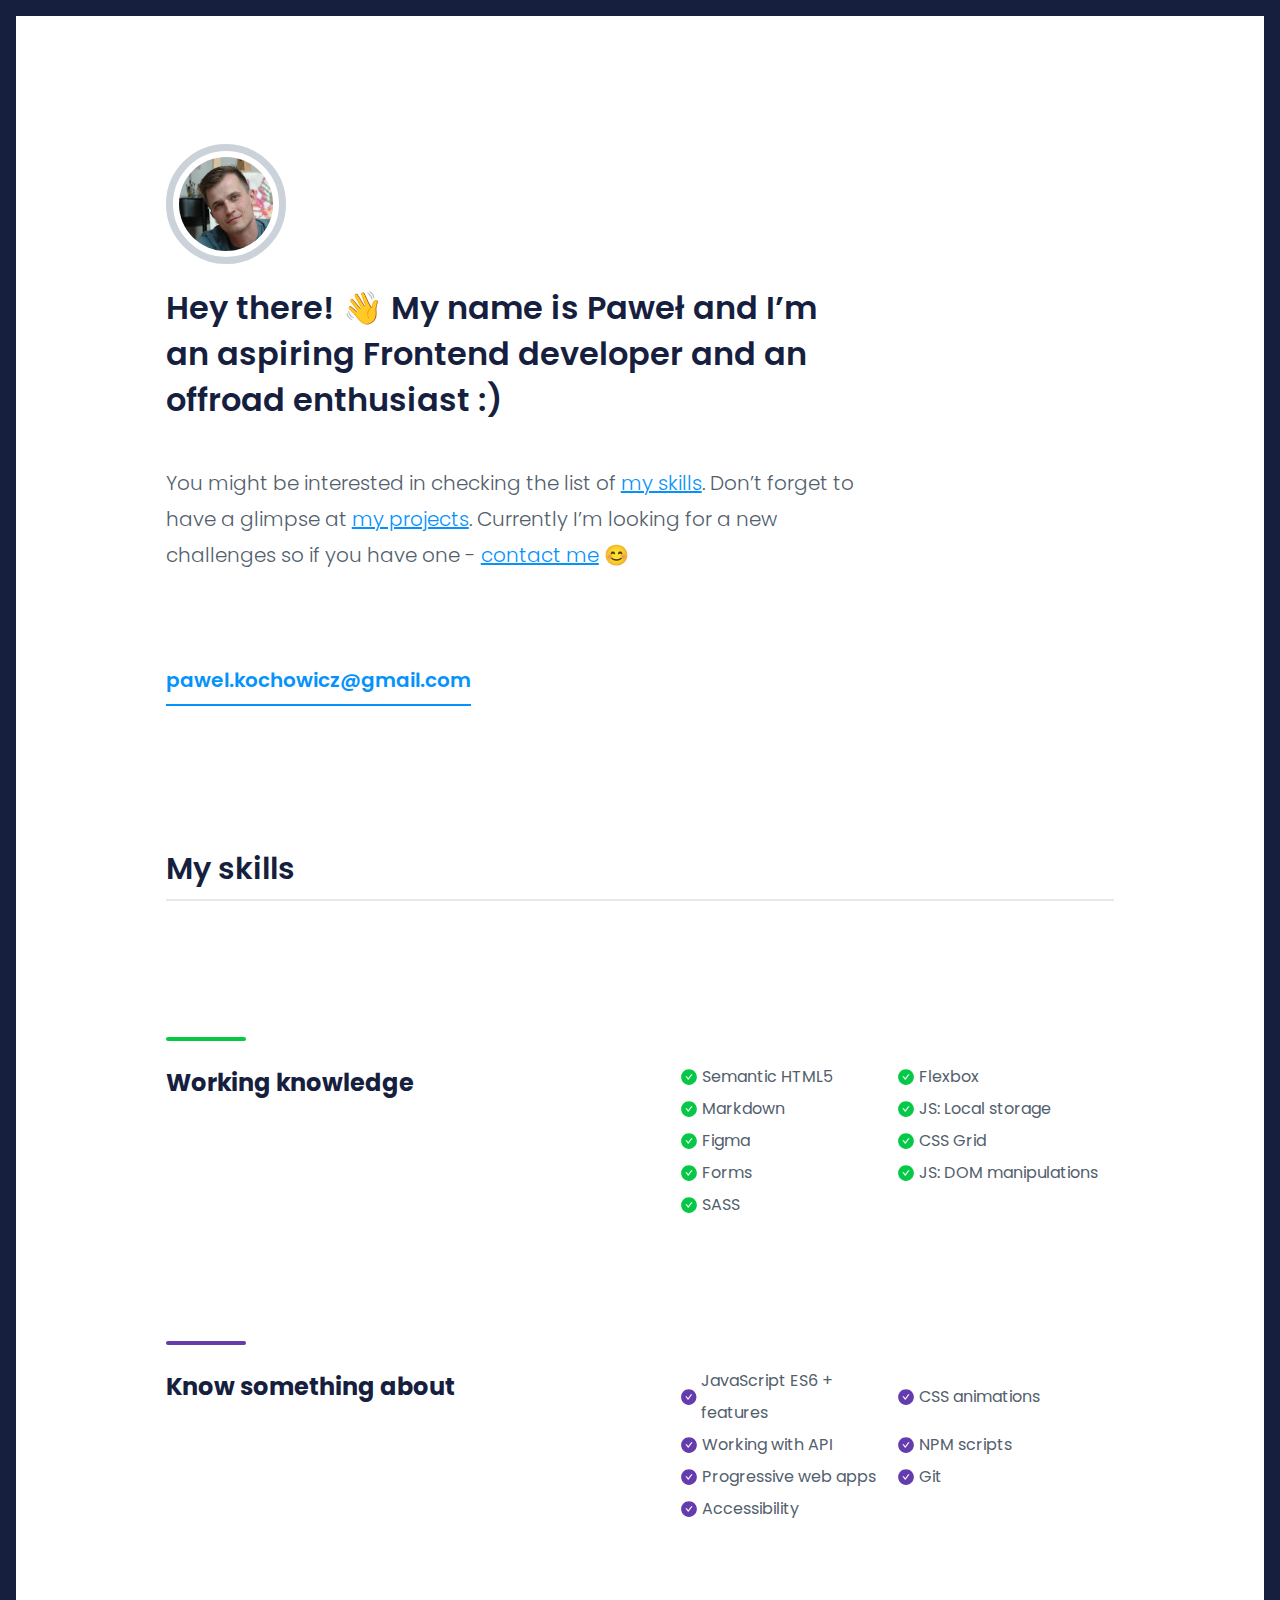
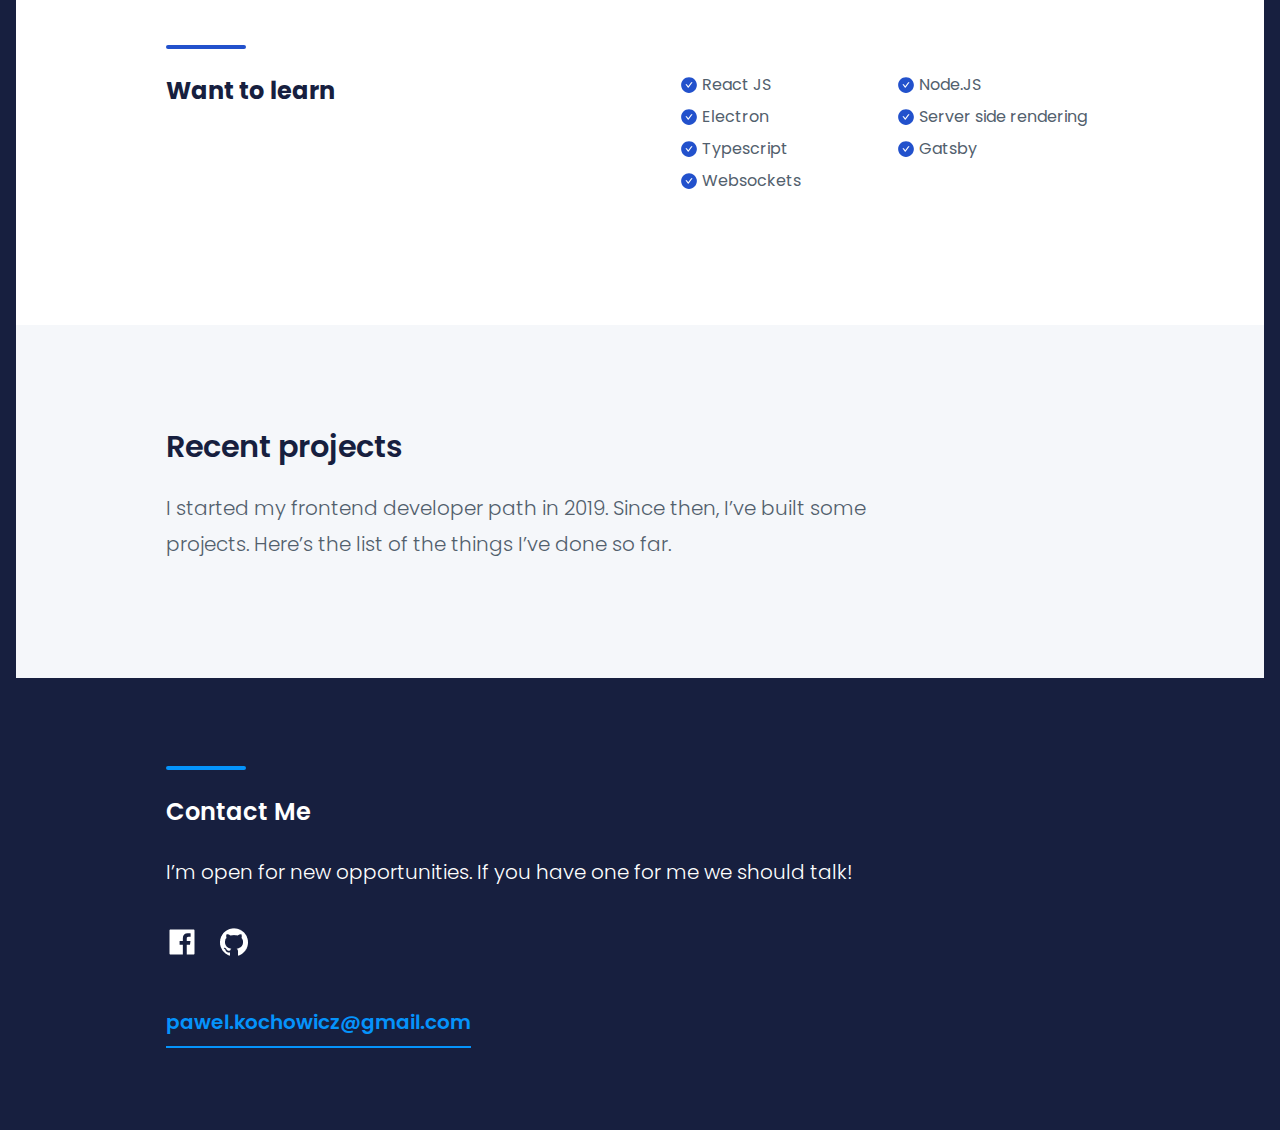
<file: index.html>
<!DOCTYPE html>
<html lang="en">

<head>
  <meta charset="UTF-8" />
  <meta name="viewport" content="width=device-width, initial-scale=1.0" />
  <meta http-equiv="X-UA-Compatible" content="ie=edge" />
  <title>P.Kochowicz portfolio</title>
  <meta name="description" content="Portfolio of aspiring frontend developer" />

  <meta property="og:title" content="Paweł Kochowicz portfolio" />
  <meta property="og:description" content="Hi! Nice to see you on my portfolio website :)" />
  <meta property="og:url" content="https://pawelkochowicz.github.io/" />
  <meta property="og:image" content="https://pawelkochowicz.github.io/assets/img/cover2.png" />


  <link rel="icon" type="image/ico" href="assets/img/pfavicon.ico" />

  <link rel="stylesheet" href="css/main.css" />
</head>

<body>
  <main class="main">
    <header class="header">
      <img class="header__photo" src="assets/img/avatar.jpg" alt="Paweł Kochowicz-author">
      <h1 class="header__title">Hey there! 👋 My name is Paweł and I’m an aspiring Frontend developer and an offroad
        enthusiast :) </h1>
      <p class="header__description">You might be interested in checking the list of <span><a
            class="header__description--nav" href="#mySkills"> my skills</a></span>. Don’t forget
        to have a glimpse at <span><a class="header__description--nav" href="#projects"> my projects</a></span>.
        Currently I’m looking
        for a new challenges so if you have one -
        <span><a class="header__description--nav" href="#footer"> contact me</a></span> 😊</p>
      <p class="header-contact"><a class="header__mail"
          href="mailto:pawel.kochowicz@gmail.com">pawel.kochowicz@gmail.com</a></p>
    </header>
    <article class="mySkills" id="mySkills">
      <h2 class="mySkills__header">My skills</h2>
      <section class="know">
        <h3 class="know__title">Working knowledge</h3>
        <ul class="know__list">
          <li class="know__item">Semantic HTML5</li>
          <li class="know__item">Flexbox</li>
          <li class="know__item">Markdown</li>
          <li class="know__item">JS: Local storage</li>
          <li class="know__item">Figma</li>
          <li class="know__item">CSS Grid</li>
          <li class="know__item">Forms</li>
          <li class="know__item">JS: DOM manipulations</li>
          <li class="know__item">SASS</li>
        </ul>
      </section>
      <section class="knowSomething">
        <h3 class="knowSomething__title">Know something about</h3>
        <ul class="knowSomething__list">
          <li class="knowSomething__item">JavaScript ES6 + features</li>
          <li class="knowSomething__item">CSS animations</li>
          <li class="knowSomething__item">Working with API</li>
          <li class="knowSomething__item">NPM scripts</li>
          <li class="knowSomething__item">Progressive web apps</li>
          <li class="knowSomething__item">Git</li>
          <li class="knowSomething__item">Accessibility</li>
        </ul>
      </section>
      <section class="wantKnow">
        <h3 class="wantKnow__title">Want to learn</h3>
        <ul class="wantKnow__list">
          <li class="wantKnow__item">React JS</li>
          <li class="wantKnow__item">Node.JS</li>
          <li class="wantKnow__item">Electron</li>
          <li class="wantKnow__item">Server side rendering</li>
          <li class="wantKnow__item">Typescript</li>
          <li class="wantKnow__item">Gatsby</li>
          <li class="wantKnow__item">Websockets</li>
        </ul>
      </section>
    </article>
    <article class="projects" id="projects">
      <h2 class="projects__header">Recent projects</h2>
      <p class="projects__description">I started my frontend developer path in 2019. Since then, I’ve built some
        projects.
        Here’s the list of the things I’ve done so far.</p>
      <ul class="list list--js"></ul>
    </article>
  </main>
  <footer class="footer" id="footer">
    <h3 class="contact">Contact Me</h3>
    <p class="footer__description">I’m open for new opportunities. If you have one for me we should talk!</p>
    <a class="footer__fb" href="https://www.facebook.com/pawel.kochowicz"><img class="facebook-logo"
        src="../assets/img/fb-icon.svg" alt="facebook"></a>
    <a class="footer__github" href="https://github.com/pawelkochowicz"><img class="github-logo"
        src="../assets/img/githubicon.png" alt="github"></a>
    <p class="footer__contact"><a class="footer__mail"
        href="mailto:pawel.kochowicz@gmail.com">pawel.kochowicz@gmail.com</a></p>
  </footer>
  <script src="js/main.js"></script>
</body>

</html>
</file>
<file: css/main.css>
/*! normalize.css v8.0.1 | MIT License | github.com/necolas/normalize.css */
/* Document
   ========================================================================== */
/**
 * 1. Correct the line height in all browsers.
 * 2. Prevent adjustments of font size after orientation changes in iOS.
 */
@import url("https://fonts.googleapis.com/css?family=Poppins:400,600,700&display=swap&subset=latin-ext");
html {
  line-height: 1.15;
  /* 1 */
  -webkit-text-size-adjust: 100%;
  /* 2 */ }

/* Sections
   ========================================================================== */
/**
 * Remove the margin in all browsers.
 */
body {
  margin: 0; }

/**
 * Render the `main` element consistently in IE.
 */
main {
  display: block; }

/**
 * Correct the font size and margin on `h1` elements within `section` and
 * `article` contexts in Chrome, Firefox, and Safari.
 */
h1 {
  font-size: 2em;
  margin: 0.67em 0; }

/* Grouping content
   ========================================================================== */
/**
 * 1. Add the correct box sizing in Firefox.
 * 2. Show the overflow in Edge and IE.
 */
hr {
  -webkit-box-sizing: content-box;
          box-sizing: content-box;
  /* 1 */
  height: 0;
  /* 1 */
  overflow: visible;
  /* 2 */ }

/**
 * 1. Correct the inheritance and scaling of font size in all browsers.
 * 2. Correct the odd `em` font sizing in all browsers.
 */
pre {
  font-family: monospace, monospace;
  /* 1 */
  font-size: 1em;
  /* 2 */ }

/* Text-level semantics
   ========================================================================== */
/**
 * Remove the gray background on active links in IE 10.
 */
a {
  background-color: transparent; }

/**
 * 1. Remove the bottom border in Chrome 57-
 * 2. Add the correct text decoration in Chrome, Edge, IE, Opera, and Safari.
 */
abbr[title] {
  border-bottom: none;
  /* 1 */
  text-decoration: underline;
  /* 2 */
  -webkit-text-decoration: underline dotted;
          text-decoration: underline dotted;
  /* 2 */ }

/**
 * Add the correct font weight in Chrome, Edge, and Safari.
 */
b,
strong {
  font-weight: bolder; }

/**
 * 1. Correct the inheritance and scaling of font size in all browsers.
 * 2. Correct the odd `em` font sizing in all browsers.
 */
code,
kbd,
samp {
  font-family: monospace, monospace;
  /* 1 */
  font-size: 1em;
  /* 2 */ }

/**
 * Add the correct font size in all browsers.
 */
small {
  font-size: 80%; }

/**
 * Prevent `sub` and `sup` elements from affecting the line height in
 * all browsers.
 */
sub,
sup {
  font-size: 75%;
  line-height: 0;
  position: relative;
  vertical-align: baseline; }

sub {
  bottom: -0.25em; }

sup {
  top: -0.5em; }

/* Embedded content
   ========================================================================== */
/**
 * Remove the border on images inside links in IE 10.
 */
img {
  border-style: none; }

/* Forms
   ========================================================================== */
/**
 * 1. Change the font styles in all browsers.
 * 2. Remove the margin in Firefox and Safari.
 */
button,
input,
optgroup,
select,
textarea {
  font-family: inherit;
  /* 1 */
  font-size: 100%;
  /* 1 */
  line-height: 1.15;
  /* 1 */
  margin: 0;
  /* 2 */ }

/**
 * Show the overflow in IE.
 * 1. Show the overflow in Edge.
 */
button,
input {
  /* 1 */
  overflow: visible; }

/**
 * Remove the inheritance of text transform in Edge, Firefox, and IE.
 * 1. Remove the inheritance of text transform in Firefox.
 */
button,
select {
  /* 1 */
  text-transform: none; }

/**
 * Correct the inability to style clickable types in iOS and Safari.
 */
button,
[type="button"],
[type="reset"],
[type="submit"] {
  -webkit-appearance: button; }

/**
 * Remove the inner border and padding in Firefox.
 */
button::-moz-focus-inner,
[type="button"]::-moz-focus-inner,
[type="reset"]::-moz-focus-inner,
[type="submit"]::-moz-focus-inner {
  border-style: none;
  padding: 0; }

/**
 * Restore the focus styles unset by the previous rule.
 */
button:-moz-focusring,
[type="button"]:-moz-focusring,
[type="reset"]:-moz-focusring,
[type="submit"]:-moz-focusring {
  outline: 1px dotted ButtonText; }

/**
 * Correct the padding in Firefox.
 */
fieldset {
  padding: 0.35em 0.75em 0.625em; }

/**
 * 1. Correct the text wrapping in Edge and IE.
 * 2. Correct the color inheritance from `fieldset` elements in IE.
 * 3. Remove the padding so developers are not caught out when they zero out
 *    `fieldset` elements in all browsers.
 */
legend {
  -webkit-box-sizing: border-box;
          box-sizing: border-box;
  /* 1 */
  color: inherit;
  /* 2 */
  display: table;
  /* 1 */
  max-width: 100%;
  /* 1 */
  padding: 0;
  /* 3 */
  white-space: normal;
  /* 1 */ }

/**
 * Add the correct vertical alignment in Chrome, Firefox, and Opera.
 */
progress {
  vertical-align: baseline; }

/**
 * Remove the default vertical scrollbar in IE 10+.
 */
textarea {
  overflow: auto; }

/**
 * 1. Add the correct box sizing in IE 10.
 * 2. Remove the padding in IE 10.
 */
[type="checkbox"],
[type="radio"] {
  -webkit-box-sizing: border-box;
          box-sizing: border-box;
  /* 1 */
  padding: 0;
  /* 2 */ }

/**
 * Correct the cursor style of increment and decrement buttons in Chrome.
 */
[type="number"]::-webkit-inner-spin-button,
[type="number"]::-webkit-outer-spin-button {
  height: auto; }

/**
 * 1. Correct the odd appearance in Chrome and Safari.
 * 2. Correct the outline style in Safari.
 */
[type="search"] {
  -webkit-appearance: textfield;
  /* 1 */
  outline-offset: -2px;
  /* 2 */ }

/**
 * Remove the inner padding in Chrome and Safari on macOS.
 */
[type="search"]::-webkit-search-decoration {
  -webkit-appearance: none; }

/**
 * 1. Correct the inability to style clickable types in iOS and Safari.
 * 2. Change font properties to `inherit` in Safari.
 */
::-webkit-file-upload-button {
  -webkit-appearance: button;
  /* 1 */
  font: inherit;
  /* 2 */ }

/* Interactive
   ========================================================================== */
/*
 * Add the correct display in Edge, IE 10+, and Firefox.
 */
details {
  display: block; }

/*
 * Add the correct display in all browsers.
 */
summary {
  display: list-item; }

/* Misc
   ========================================================================== */
/**
 * Add the correct display in IE 10+.
 */
template {
  display: none; }

/**
 * Add the correct display in IE 10.
 */
[hidden] {
  display: none; }

.header {
  display: -webkit-box;
  display: -ms-flexbox;
  display: flex;
  -webkit-box-orient: vertical;
  -webkit-box-direction: normal;
      -ms-flex-direction: column;
          flex-direction: column;
  max-width: 1000px;
  padding: 0 12%; }
  .header__description {
    color: #52606d;
    font-weight: 300;
    font-size: 1.25rem;
    line-height: 36px;
    padding-bottom: 60px; }
    .header__description--nav {
      color: #0593fb; }
  .header__mail {
    border-bottom: 2px solid #0593fb;
    color: #0593fb;
    font-size: 1.25rem;
    font-weight: 600;
    padding-bottom: 10px;
    text-decoration: none; }
  .header__photo {
    border-radius: 50%;
    border: 7px solid;
    border-color: #cbd2d9;
    height: 120px;
    margin-top: 128px;
    padding: 6px;
    width: 120px; }
    @media (max-width: 850px) {
      .header__photo {
        margin-top: 6rem;
        margin-bottom: 1rem; } }
  .header__title {
    color: #171f3f;
    font-size: 2rem;
    font-weight: 600;
    line-height: 46px; }

.know {
  display: -ms-grid;
  display: grid;
  -ms-grid-columns: 1fr 1fr;
  grid-template-columns: 1fr 1fr; }
  @media (max-width: 850px) {
    .know {
      -ms-grid-columns: 1fr;
      grid-template-columns: 1fr; } }
  .know__item {
    color: #52606d;
    display: -webkit-box;
    display: -ms-flexbox;
    display: flex;
    -webkit-box-align: center;
        -ms-flex-align: center;
            align-items: center;
    line-height: 2rem; }
    .know__item::before {
      content: "";
      background: url("../assets/img/check-circle-green.svg");
      height: 18px;
      margin-right: 4px;
      width: 18px; }
  .know__list {
    display: -ms-grid;
    display: grid;
    -ms-grid-columns: 1fr 1fr;
    grid-template-columns: 1fr 1fr;
    list-style-type: none; }
    @media (max-width: 1220px) {
      .know__list {
        -ms-grid-columns: 1fr;
        grid-template-columns: 1fr; } }
    @media (max-width: 850px) {
      .know__list {
        list-style: none;
        padding: 0; } }
  .know__title {
    position: relative;
    color: #171f3f;
    display: -webkit-box;
    display: -ms-flexbox;
    display: flex;
    font-size: 1.5rem;
    -webkit-box-orient: vertical;
    -webkit-box-direction: normal;
        -ms-flex-direction: column;
            flex-direction: column; }
    .know__title::before {
      content: "";
      background: url("../assets/img/Decoline-green.svg");
      position: absolute;
      height: 4px;
      top: -2rem;
      width: 80px; }

.knowSomething {
  display: -ms-grid;
  display: grid;
  -ms-grid-columns: 1fr 1fr;
  grid-template-columns: 1fr 1fr;
  margin-top: 7rem; }
  @media (max-width: 850px) {
    .knowSomething {
      -ms-grid-columns: 1fr;
      grid-template-columns: 1fr; } }
  .knowSomething__item {
    display: -webkit-box;
    display: -ms-flexbox;
    display: flex;
    -webkit-box-align: center;
        -ms-flex-align: center;
            align-items: center;
    color: #52606d;
    line-height: 2rem; }
    .knowSomething__item::before {
      content: "";
      background: url("../assets/img/check-circle-purple.svg");
      height: 18px;
      margin-right: 4px;
      width: 18px; }
  .knowSomething__list {
    display: -ms-grid;
    display: grid;
    -ms-grid-columns: 1fr 1fr;
    grid-template-columns: 1fr 1fr;
    list-style: none; }
    @media (max-width: 1220px) {
      .knowSomething__list {
        -ms-grid-columns: 1fr;
        grid-template-columns: 1fr; } }
    @media (max-width: 850px) {
      .knowSomething__list {
        list-style: none;
        padding: 0; } }
  .knowSomething__title {
    color: #171f3f;
    position: relative;
    display: -webkit-box;
    display: -ms-flexbox;
    display: flex;
    font-size: 1.5rem;
    -webkit-box-orient: vertical;
    -webkit-box-direction: normal;
        -ms-flex-direction: column;
            flex-direction: column; }
    .knowSomething__title::before {
      content: "";
      background: url("../assets/img/Decoline-purple.svg");
      position: absolute;
      height: 4px;
      top: -2rem;
      width: 80px; }

.wantKnow {
  display: -ms-grid;
  display: grid;
  -ms-grid-columns: 1fr 1fr;
  grid-template-columns: 1fr 1fr;
  margin: 7rem 0; }
  @media (max-width: 850px) {
    .wantKnow {
      -ms-grid-columns: 1fr;
      grid-template-columns: 1fr; } }
  .wantKnow__item {
    display: -webkit-box;
    display: -ms-flexbox;
    display: flex;
    -webkit-box-align: center;
        -ms-flex-align: center;
            align-items: center;
    color: #52606d;
    line-height: 2rem; }
    .wantKnow__item::before {
      content: "";
      background: url("../assets/img/check-circle-blue.svg");
      height: 18px;
      margin-right: 4px;
      width: 18px; }
  .wantKnow__list {
    display: -ms-grid;
    display: grid;
    -ms-grid-columns: 1fr 1fr;
    grid-template-columns: 1fr 1fr;
    list-style: none; }
    @media (max-width: 1220px) {
      .wantKnow__list {
        -ms-grid-columns: 1fr;
        grid-template-columns: 1fr; } }
    @media (max-width: 850px) {
      .wantKnow__list {
        list-style: none;
        padding: 0; } }
  .wantKnow__title {
    color: #171f3f;
    position: relative;
    display: -webkit-box;
    display: -ms-flexbox;
    display: flex;
    font-size: 1.5rem;
    -webkit-box-orient: vertical;
    -webkit-box-direction: normal;
        -ms-flex-direction: column;
            flex-direction: column; }
    .wantKnow__title::before {
      content: "";
      background: url("../assets/img/Decoline-blue.svg");
      height: 4px;
      position: absolute;
      top: -2rem;
      width: 80px; }

.mySkills {
  margin-top: 9rem;
  position: relative;
  padding: 0 12%; }
  .mySkills__header {
    border-bottom: 2px solid rgba(203, 210, 217, 0.5);
    color: #171f3f;
    font-size: 1.9rem;
    font-weight: 600;
    margin-bottom: 9rem;
    padding-bottom: 12px; }
    @media (max-width: 850px) {
      .mySkills__header {
        text-align: center; } }

.list {
  display: -ms-grid;
  display: grid;
  -ms-grid-columns: 1fr 1fr;
  grid-template-columns: 1fr 1fr; }
  @media (max-width: 1000px) {
    .list {
      -ms-grid-columns: 1fr;
      grid-template-columns: 1fr; } }
  @media (max-width: 850px) {
    .list {
      list-style: none;
      padding: 0; } }

.projects {
  background-color: #f5f7fa;
  padding: 0 12%;
  padding-top: 5rem;
  padding-bottom: 5rem; }
  .projects__description {
    color: #52606d;
    font-weight: 300;
    font-size: 1.25rem;
    line-height: 36px;
    max-width: 700px; }
    @media (max-width: 850px) {
      .projects__description {
        text-align: center; } }
  .projects__header {
    color: #171f3f;
    font-size: 1.9rem;
    font-weight: 600; }
    @media (max-width: 850px) {
      .projects__header {
        text-align: center; } }

.project {
  background: #fff;
  -webkit-box-shadow: 0px 6px 16px rgba(24, 41, 67, 0.09);
          box-shadow: 0px 6px 16px rgba(24, 41, 67, 0.09);
  border-radius: 8px;
  list-style: none;
  margin: 0.75rem; }
  .project__description {
    margin-left: 2rem;
    margin-bottom: 2rem;
    color: #52606d; }
  .project__links {
    background: #f5f7fa;
    display: -webkit-box;
    display: -ms-flexbox;
    display: flex;
    -webkit-box-orient: horizontal;
    -webkit-box-direction: normal;
        -ms-flex-direction: row;
            flex-direction: row;
    -webkit-box-pack: end;
        -ms-flex-pack: end;
            justify-content: flex-end;
    padding: 1rem 3rem 1rem 1rem; }
    .project__links--demo {
      background: none;
      border: none;
      border-right: 1px solid #b3b9c0;
      color: #0593fb;
      padding-right: 1rem;
      text-decoration: none; }
      .project__links--demo::before {
        content: "";
        background: url("../assets/img/demo-icon.svg");
        height: 24px;
        padding-right: 25px;
        width: 24px;
        background-size: contain;
        background-repeat: no-repeat; }
        @media (max-width: 850px) {
          .project__links--demo::before {
            padding-right: 18px; } }
      .project__links--demo:hover {
        -webkit-transform: scale(1.05);
            -ms-transform: scale(1.05);
                transform: scale(1.05); }
    .project__links--github {
      background: none;
      border: none;
      color: #0593fb;
      padding-left: 1rem;
      text-decoration: none; }
      .project__links--github::before {
        content: "";
        background: url("../assets/img/code-icon.png");
        height: 24px;
        padding-right: 25px;
        width: 24px;
        background-size: contain;
        background-repeat: no-repeat; }
        @media (max-width: 850px) {
          .project__links--github::before {
            padding-right: 18px; } }
      .project__links--github:hover {
        -webkit-transform: scale(1.05);
            -ms-transform: scale(1.05);
                transform: scale(1.05); }
  .project__logo {
    height: 40px;
    margin: 2rem 0 1rem 2rem;
    width: 40px; }
  .project__title {
    color: #171f3f;
    margin-left: 2rem; }

.footer {
  background-color: #171f3f;
  padding: 0 12%;
  padding-bottom: 4rem; }
  .footer__contact {
    padding-top: 2rem; }
  .footer__description {
    color: white;
    font-size: 1.25rem;
    font-weight: 300;
    line-height: 36px;
    max-width: 700px;
    padding-bottom: 1rem; }
  .footer__fb {
    padding-right: 1rem; }
  .footer__mail {
    border-bottom: 2px solid #0593fb;
    color: #0593fb;
    font-size: 1.25rem;
    padding-bottom: 10px;
    font-weight: 600;
    text-decoration: none; }

.contact {
  color: white;
  position: relative;
  font-size: 1.5rem;
  font-weight: 600;
  line-height: 44px;
  margin: 0;
  padding-top: 7rem; }
  .contact::before {
    content: "";
    background: url("../assets/img/decoline-lightblue.svg");
    bottom: 4rem;
    height: 4px;
    position: absolute;
    width: 80px; }

html {
  -webkit-box-sizing: border-box;
          box-sizing: border-box;
  font-family: "Poppins", sans-serif; }
  @media (max-width: 850px) {
    html {
      font-size: 11px; } }

*,
*:before,
*:after {
  -webkit-box-sizing: inherit;
          box-sizing: inherit; }

body {
  background: #ffffff;
  border: 16px solid #171f3f; }
  @media (max-width: 850px) {
    body {
      border: none; } }

a:hover {
  color: #2251cc; }

/*# sourceMappingURL=main.css.map */
</file>
